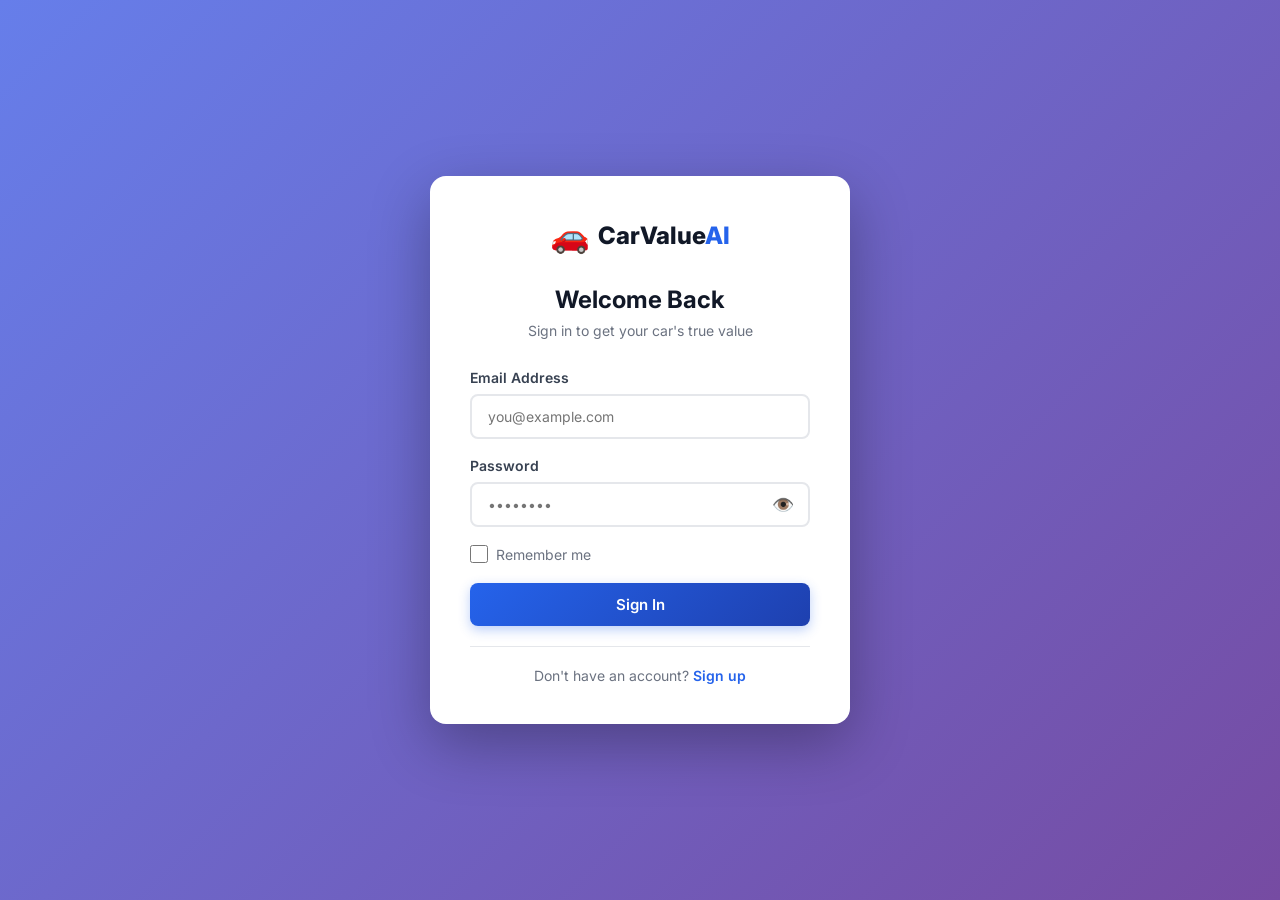
<file: index.html>
<!DOCTYPE html>
<html lang="en">
<head>
    <meta charset="UTF-8">
    <meta name="viewport" content="width=device-width, initial-scale=1.0">
    <title>Car Price Predictor - AI Powered Valuation</title>
    <link href="https://fonts.googleapis.com/css2?family=Inter:wght@300;400;500;600;700;800&display=swap" rel="stylesheet">
    <link href="style.css" rel="stylesheet">
    <script src="https://checkout.razorpay.com/v1/checkout.js"></script>
</head>
<body>
    <!-- Header -->
    <header class="header">
        <div class="container">
            <nav class="nav">
                <div class="logo">
                    <span class="logo-icon">🚗</span>
                    <span class="logo-text">CarValue<span class="logo-highlight">AI</span></span>
                </div>
                <div class="nav-links">
                    <a href="#" class="nav-link active">Home</a>
                    <a href="#" class="nav-link">About</a>
                    <a href="#" class="nav-link">Contact</a>
                    <div id="userMenu" style="display: flex; align-items: center; gap: 1rem; margin-left: 2rem; border-left: 1px solid var(--gray-300); padding-left: 1rem;">
                        <span id="userName" style="color: var(--gray-700); font-weight: 500; font-size: 0.875rem;"></span>
                        <button onclick="logout()" class="nav-link" style="background: none; border: none; cursor: pointer; color: #ef4444; padding: 0;">Logout</button>
                    </div>
                </div>
            </nav>
        </div>
    </header>

    <!-- Hero Section -->
    <section class="hero">
        <div class="container">
            <div class="hero-content">
                <h1 class="hero-title">Get Your Car's True Value</h1>
                <p class="hero-subtitle">AI-powered predictions with 76%+ accuracy. Know your car's worth in seconds.</p>
                <div class="hero-stats">
                    <div class="stat">
                        <div class="stat-number">3.5K+</div>
                        <div class="stat-label">Predictions</div>
                    </div>
                    <div class="stat">
                        <div class="stat-number">92%</div>
                        <div class="stat-label">Accuracy</div>
                    </div>
                    <div class="stat">
                        <div class="stat-number">4.8★</div>
                        <div class="stat-label">Rating</div>
                    </div>
                </div>
            </div>
        </div>
    </section>

    <!-- Main Content -->
    <main class="main">
        <div class="container">
            <!-- Prediction Form -->
            <div class="card" id="predictionCard">
                <div class="card-header">
                    <h2 class="card-title">Enter Car Details</h2>
                    <p class="card-subtitle">Fill in the information below to get instant valuation</p>
                </div>
                
                <form id="predictionForm" class="form">
                    <div class="form-grid">
                        <div class="form-group">
                            <label class="form-label" for="brand">
                                <span class="label-icon">🏢</span>
                                Car Brand
                            </label>
                            <select id="brand" class="form-select" onchange="updateModels()" required>
                                <option value="">Select Brand</option>
                                <option value="Maruti">Maruti Suzuki</option>
                                <option value="Hyundai">Hyundai</option>
                                <option value="Honda">Honda</option>
                                <option value="Tata">Tata</option>
                                <option value="Mahindra">Mahindra</option>
                                <option value="Toyota">Toyota</option>
                                <option value="Ford">Ford</option>
                                <option value="Chevrolet">Chevrolet</option>
                                <option value="Renault">Renault</option>
                                <option value="Datsun">Datsun</option>
                                <option value="Nissan">Nissan</option>
                                <option value="Volkswagen">Volkswagen</option>
                                <option value="Skoda">Skoda</option>
                                <option value="Fiat">Fiat</option>
                                <option value="Audi">Audi</option>
                                <option value="BMW">BMW</option>
                                <option value="Mercedes-Benz">Mercedes-Benz</option>
                                <option value="Jeep">Jeep</option>
                                <option value="Volvo">Volvo</option>
                                <option value="Jaguar">Jaguar</option>
                                <option value="Land">Land Rover</option>
                                <option value="Mitsubishi">Mitsubishi</option>
                                <option value="Ambassador">Ambassador</option>
                                <option value="Isuzu">Isuzu</option>
                                <option value="Force">Force</option>
                                <option value="MG">MG</option>
                                <option value="Kia">Kia</option>
                                <option value="Daewoo">Daewoo</option>
                                <option value="Opel">OpelCorsa</option>
                            </select>
                        </div>

                        <div class="form-group">
                            <label class="form-label" for="model">
                                <span class="label-icon">🚙</span>
                                Car Model
                            </label>
                            <select id="model" class="form-select" required>
                                <option value="">Select Brand First</option>
                            </select>
                        </div>

                        <div class="form-group">
                            <label class="form-label" for="year">
                                <span class="label-icon">📅</span>
                                Manufacturing Year
                            </label>
                            <input type="number" id="year" class="form-input" min="1996" max="2020" value="2015" required>
                        </div>

                        <div class="form-group">
                            <label class="form-label" for="km_driven">
                                <span class="label-icon">🛣️</span>
                                Kilometers Driven
                            </label>
                            <input type="number" id="km_driven" class="form-input" value="45000" placeholder="e.g., 45000" required>
                        </div>

                        <div class="form-group">
                            <label class="form-label" for="fuel">
                                <span class="label-icon">⛽</span>
                                Fuel Type
                            </label>
                            <select id="fuel" class="form-select" required>
                                <option value="">Select Fuel Type</option>
                                <option value="Petrol" selected>Petrol</option>
                                <option value="Diesel">Diesel</option>
                                <option value="CNG">CNG</option>
                                <option value="LPG">LPG</option>
                                <option value="Electric">Electric</option>
                            </select>
                        </div>

                        <div class="form-group">
                            <label class="form-label" for="seller_type">
                                <span class="label-icon">👤</span>
                                Seller Type
                            </label>
                            <select id="seller_type" class="form-select" required>
                                <option value="">Select Seller Type</option>
                                <option value="Individual" selected>Individual</option>
                                <option value="Dealer">Dealer</option>
                                <option value="Trustmark Dealer">Trustmark Dealer</option>
                            </select>
                        </div>

                        <div class="form-group">
                            <label class="form-label" for="transmission">
                                <span class="label-icon">⚙️</span>
                                Transmission
                            </label>
                            <select id="transmission" class="form-select" required>
                                <option value="">Select Transmission</option>
                                <option value="Manual" selected>Manual</option>
                                <option value="Automatic">Automatic</option>
                            </select>
                        </div>

                        <div class="form-group">
                            <label class="form-label" for="owner">
                                <span class="label-icon">🔑</span>
                                Ownership
                            </label>
                            <select id="owner" class="form-select" required>
                                <option value="">Select Owner Type</option>
                                <option value="First Owner" selected>First Owner</option>
                                <option value="Second Owner">Second Owner</option>
                                <option value="Third Owner">Third Owner</option>
                                <option value="Fourth & Above Owner">Fourth & Above Owner</option>
                                <option value="Test Drive Car">Test Drive Car</option>
                            </select>
                        </div>

                        <div class="form-group">
                            <label class="form-label" for="mileage">
                                <span class="label-icon">📊</span>
                                Mileage (kmpl) <small style="opacity: 0.7;">(optional)</small>
                            </label>
                            <input type="number" id="mileage" class="form-input" step="0.1" placeholder="e.g., 19.5">
                        </div>

                        <div class="form-group">
                            <label class="form-label" for="engine">
                                <span class="label-icon">🔧</span>
                                Engine (cc) <small style="opacity: 0.7;">(optional)</small>
                            </label>
                            <input type="number" id="engine" class="form-input" placeholder="e.g., 1200">
                        </div>

                        <div class="form-group">
                            <label class="form-label" for="max_power">
                                <span class="label-icon">⚡</span>
                                Max Power (bhp) <small style="opacity: 0.7;">(optional)</small>
                            </label>
                            <input type="number" id="max_power" class="form-input" step="0.1" placeholder="e.g., 88.5">
                        </div>

                        <div class="form-group">
                            <label class="form-label" for="seats">
                                <span class="label-icon">💺</span>
                                Seating Capacity <small style="opacity: 0.7;">(optional)</small>
                            </label>
                            <select id="seats" class="form-select">
                                <option value="">Select Seats</option>
                                <option value="2">2 Seater</option>
                                <option value="4">4 Seater</option>
                                <option value="5" selected>5 Seater</option>
                                <option value="6">6 Seater</option>
                                <option value="7">7 Seater</option>
                                <option value="8">8 Seater</option>
                                <option value="9">9 Seater</option>
                                <option value="10">10 Seater</option>
                            </select>
                        </div>
                    </div>

                    <div style="background: #fffbeb; border: 1px solid #fbbf24; border-radius: 8px; padding: 12px; margin-bottom: 20px;">
                        <p style="margin: 0; color: #92400e; font-size: 0.875rem;">
                            <strong>💡 Tip:</strong> Fields marked as optional will be estimated automatically if left empty.
                        </p>
                    </div>

                    <button type="button" onclick="predictPrice()" class="btn btn-primary btn-lg">
                        <span class="btn-icon">🎯</span>
                        Get Price Prediction
                    </button>
                </form>
            </div>

            <!-- Results Section -->
            <div class="card" id="resultsCard" style="display: none;">
                <div class="card-header">
                    <h2 class="card-title">Price Prediction</h2>
                </div>
                
                <div class="result-content">
                    <div class="price-display">
                        <div class="price-label">Estimated Market Value</div>
                        <div class="price-value" id="predictedPrice">₹0</div>
                        <div class="price-range">
                            <span>Range: </span>
                            <span id="priceRange">₹0 - ₹0</span>
                        </div>
                    </div>

                    <div class="result-info">
                        <div class="info-badge">
                            <span class="badge-icon">✓</span>
                            <span>76%+ Accuracy</span>
                        </div>
                        <div class="info-badge">
                            <span class="badge-icon">🤖</span>
                            <span>AI Powered</span>
                        </div>
                        <div class="info-badge">
                            <span class="badge-icon">⚡</span>
                            <span>Instant Result</span>
                        </div>
                    </div>

                    <div class="cta-section">
                        <h3 class="cta-title">Want a Professional Inspection?</h3>
                        <p class="cta-text">Get a detailed 100+ point vehicle inspection by certified experts</p>
                        <button onclick="showInspectionForm()" class="btn btn-secondary btn-lg">
                            <span class="btn-icon">📋</span>
                            Book Inspection Visit - ₹500
                        </button>
                    </div>
                </div>
            </div>

            <!-- Inspection Booking Form -->
            <div class="card" id="inspectionCard" style="display: none;">
                <div class="card-header">
                    <h2 class="card-title">Book Inspection Visit</h2>
                    <p class="card-subtitle">Schedule a professional inspection at your doorstep</p>
                </div>

                <form id="inspectionForm" class="form">
                    <div class="form-grid">
                        <div class="form-group">
                            <label class="form-label" for="customer_name">Full Name</label>
                            <input type="text" id="customer_name" class="form-input" placeholder="John Doe" required>
                        </div>

                        <div class="form-group">
                            <label class="form-label" for="customer_email">Email Address</label>
                            <input type="email" id="customer_email" class="form-input" placeholder="john@example.com" required>
                        </div>

                        <div class="form-group">
                            <label class="form-label" for="customer_phone">Phone Number</label>
                            <input type="tel" id="customer_phone" class="form-input" placeholder="+91 98765 43210" required>
                        </div>

                        <div class="form-group">
                            <label class="form-label" for="inspection_date">Preferred Date</label>
                            <input type="date" id="inspection_date" class="form-input" required>
                        </div>

                        <div class="form-group full-width">
                            <label class="form-label" for="address">Complete Address</label>
                            <textarea id="address" class="form-textarea" rows="3" placeholder="Street, City, State, PIN" required></textarea>
                        </div>
                    </div>

                    <div class="payment-summary">
                        <div class="summary-row">
                            <span>Inspection Fee</span>
                            <span>₹500</span>
                        </div>
                        <div class="summary-row summary-total">
                            <span>Total Amount</span>
                            <span>₹500</span>
                        </div>
                    </div>

                    <button type="button" onclick="initiatePayment()" class="btn btn-success btn-lg">
                        <span class="btn-icon">💳</span>
                        Proceed to Payment
                    </button>
                </form>
            </div>
        </div>
    </main>

    <!-- Loading Overlay -->
    <div id="loadingOverlay" class="loading-overlay" style="display: none;">
        <div class="loading-content">
            <div class="spinner"></div>
            <p class="loading-text">Processing your request...</p>
        </div>
    </div>

    <!-- Footer -->
    <footer class="footer">
        <div class="container">
            <div class="footer-content">
                <div class="footer-section">
                    <h3 class="footer-title">CarValueAI</h3>
                    <p class="footer-text">AI-powered car valuation platform trusted by thousands.</p>
                </div>
                <div class="footer-section">
                    <h4 class="footer-heading">Quick Links</h4>
                    <a href="#" class="footer-link">About Us</a>
                    <a href="#" class="footer-link">How It Works</a>
                    <a href="#" class="footer-link">Privacy Policy</a>
                </div>
                <div class="footer-section">
                    <h4 class="footer-heading">Contact</h4>
                    <a href="#" class="footer-link">support@carvalueai.com</a>
                    <a href="#" class="footer-link">+91 98765 43210</a>
                </div>
            </div>
            <div class="footer-bottom">
                <p>&copy; 2024 CarValueAI. All rights reserved.</p>
            </div>
        </div>
    </footer>

    <!-- Car Models Data and Helper Functions -->
    <script>
        const carModels = {
            "Maruti": ["800", "Wagon R", "Alto", "Swift", "Dzire", "Baleno", "Vitara Brezza", "Ertiga", "Ciaz", "Celerio", "Ritz", "Omni", "Eeco", "SX4", "Zen", "Esteem", "A-Star", "Ignis", "S-Cross", "Gypsy", "Grand Vitara", "S-Presso"],
            "Hyundai": ["i10", "i20", "Grand i10", "Verna", "Creta", "Xcent", "EON", "Santro", "Accent", "Elantra", "Venue", "Tucson", "Getz", "Sonata", "Santa Fe"],
            "Honda": ["City", "Amaze", "Brio", "Jazz", "WR-V", "BR-V", "Civic", "Mobilio", "Accord", "CR-V"],
            "Tata": ["Indica", "Indigo", "Nano", "Tiago", "Tigor", "Nexon", "Hexa", "Safari", "Harrier", "Bolt", "Zest", "Manza", "Sumo", "Venture", "Aria", "Xenon", "Altroz", "Winger", "Spacio"],
            "Mahindra": ["Scorpio", "XUV500", "Bolero", "Xylo", "Quanto", "TUV 300", "KUV 100", "Verito", "Thar", "Marazzo", "Renault Logan", "Jeep", "Alturas", "Supro", "NuvoSport", "Ingenio"],
            "Toyota": ["Innova", "Fortuner", "Etios", "Corolla", "Camry", "Yaris", "Glanza", "Urban Cruiser", "Qualis"],
            "Ford": ["EcoSport", "Figo", "Aspire", "Endeavour", "Ikon", "Fiesta", "Fusion", "Classic", "Freestyle"],
            "Chevrolet": ["Beat", "Spark", "Cruze", "Sail", "Tavera", "Enjoy", "Aveo", "Optra", "Captiva"],
            "Renault": ["Kwid", "Duster", "Lodgy", "Scala", "Pulse", "Fluence", "Captur", "Koleos", "Triber"],
            "Datsun": ["RediGO", "GO", "GO Plus"],
            "Nissan": ["Micra", "Sunny", "Terrano", "Evalia", "X-Trail", "Kicks"],
            "Volkswagen": ["Polo", "Vento", "Jetta", "Passat", "Ameo", "Tiguan", "CrossPolo"],
            "Skoda": ["Rapid", "Octavia", "Superb", "Fabia", "Yeti", "Laura", "Kodiaq"],
            "Fiat": ["Punto", "Linea", "Avventura", "Palio", "Grande Punto"],
            "Audi": ["A4", "A6", "A8", "Q3", "Q5", "Q7", "RS7", "A5"],
            "BMW": ["3 Series", "5 Series", "7 Series", "X1", "X3", "X5"],
            "Mercedes-Benz": ["C-Class", "E-Class", "S-Class", "A-Class", "B-Class", "M-Class", "GL-Class", "GLS"],
            "Jeep": ["Compass", "Wrangler"],
            "Volvo": ["V40", "XC60", "XC 90"],
            "Jaguar": ["XF", "XJ", "F-Pace"],
            "Land": ["Rover Range Rover", "Discovery", "Freelander"],
            "Mitsubishi": ["Pajero", "Outlander", "Montero"],
            "Ambassador": ["Grand", "Classic"],
            "Isuzu": ["D-Max V-Cross"],
            "Force": ["One", "Gurkha"],
            "MG": ["Hector"],
            "Kia": ["Seltos"],
            "Daewoo": ["Matiz"],
            "Opel": ["Corsa"]
        };

        function updateModels() {
            const brand = document.getElementById('brand').value;
            const modelSelect = document.getElementById('model');
            
            modelSelect.innerHTML = '<option value="">Select Model</option>';
            
            if (brand && carModels[brand]) {
                carModels[brand].forEach(model => {
                    const option = document.createElement('option');
                    option.value = brand + ' ' + model;
                    option.textContent = model;
                    modelSelect.appendChild(option);
                });
                modelSelect.disabled = false;
            } else {
                modelSelect.innerHTML = '<option value="">Select Brand First</option>';
                modelSelect.disabled = true;
            }
        }
    </script>

    <!-- Scripts -->
    <script src="auth.js"></script>
    <script src="app.js"></script>
</body>
</html>
</file>
<file: style.css>
/* ===========================
   CSS Variables & Reset
   =========================== */
:root {
    --primary-color: #2563eb;
    --primary-dark: #1e40af;
    --primary-light: #3b82f6;
    --secondary-color: #f97316;
    --secondary-dark: #ea580c;
    --success-color: #10b981;
    --success-dark: #059669;
    --danger-color: #ef4444;
    --gray-50: #f9fafb;
    --gray-100: #f3f4f6;
    --gray-200: #e5e7eb;
    --gray-300: #d1d5db;
    --gray-400: #9ca3af;
    --gray-500: #6b7280;
    --gray-600: #4b5563;
    --gray-700: #374151;
    --gray-800: #1f2937;
    --gray-900: #111827;
    --white: #ffffff;
    --shadow-sm: 0 1px 2px 0 rgba(0, 0, 0, 0.05);
    --shadow-md: 0 4px 6px -1px rgba(0, 0, 0, 0.1);
    --shadow-lg: 0 10px 15px -3px rgba(0, 0, 0, 0.1);
    --shadow-xl: 0 20px 25px -5px rgba(0, 0, 0, 0.1);
    --border-radius: 12px;
    --transition: all 0.3s cubic-bezier(0.4, 0, 0.2, 1);
}

* {
    margin: 0;
    padding: 0;
    box-sizing: border-box;
}

body {
    font-family: 'Inter', -apple-system, BlinkMacSystemFont, 'Segoe UI', Roboto, sans-serif;
    line-height: 1.6;
    color: var(--gray-800);
    background: linear-gradient(135deg, #667eea 0%, #764ba2 100%);
    background-attachment: fixed;
    min-height: 100vh;
}

/* ===========================
   Header & Navigation
   =========================== */
.header {
    background: var(--white);
    box-shadow: var(--shadow-sm);
    position: sticky;
    top: 0;
    z-index: 1000;
    backdrop-filter: blur(10px);
    background: rgba(255, 255, 255, 0.95);
}

.container {
    max-width: 1200px;
    margin: 0 auto;
    padding: 0 20px;
}

.nav {
    display: flex;
    justify-content: space-between;
    align-items: center;
    padding: 1rem 0;
}

.logo {
    display: flex;
    align-items: center;
    gap: 8px;
    font-size: 24px;
    font-weight: 800;
    color: var(--gray-900);
}

.logo-icon {
    font-size: 28px;
}

.logo-highlight {
    color: var(--primary-color);
}

.nav-links {
    display: flex;
    gap: 2rem;
    align-items: center;
}

.nav-link {
    text-decoration: none;
    color: var(--gray-600);
    font-weight: 500;
    transition: var(--transition);
    position: relative;
}

.nav-link:hover,
.nav-link.active {
    color: var(--primary-color);
}

.nav-link.active::after {
    content: '';
    position: absolute;
    bottom: -8px;
    left: 0;
    width: 100%;
    height: 2px;
    background: var(--primary-color);
}

/* ===========================
   Hero Section
   =========================== */
.hero {
    padding: 4rem 0;
    text-align: center;
    color: var(--white);
}

.hero-content {
    max-width: 800px;
    margin: 0 auto;
}

.hero-title {
    font-size: 3.5rem;
    font-weight: 800;
    margin-bottom: 1rem;
    line-height: 1.2;
    text-shadow: 0 2px 4px rgba(0, 0, 0, 0.1);
}

.hero-subtitle {
    font-size: 1.25rem;
    margin-bottom: 3rem;
    opacity: 0.95;
    font-weight: 400;
}

.hero-stats {
    display: flex;
    justify-content: center;
    gap: 3rem;
    flex-wrap: wrap;
}

.stat {
    text-align: center;
}

.stat-number {
    font-size: 2.5rem;
    font-weight: 800;
    color: var(--white);
    margin-bottom: 0.5rem;
}

.stat-label {
    font-size: 0.875rem;
    opacity: 0.9;
    text-transform: uppercase;
    letter-spacing: 1px;
}

/* ===========================
   Main Content
   =========================== */
.main {
    padding: 2rem 0 4rem;
}

.card {
    background: var(--white);
    border-radius: var(--border-radius);
    box-shadow: var(--shadow-xl);
    margin-bottom: 2rem;
    overflow: hidden;
    animation: slideUp 0.5s ease-out;
}

@keyframes slideUp {
    from {
        opacity: 0;
        transform: translateY(20px);
    }
    to {
        opacity: 1;
        transform: translateY(0);
    }
}

.card-header {
    padding: 2rem;
    border-bottom: 1px solid var(--gray-200);
}

.card-title {
    font-size: 1.875rem;
    font-weight: 700;
    color: var(--gray-900);
    margin-bottom: 0.5rem;
}

.card-subtitle {
    color: var(--gray-600);
    font-size: 1rem;
}

/* ===========================
   Forms
   =========================== */
.form {
    padding: 2rem;
}

.form-grid {
    display: grid;
    grid-template-columns: repeat(auto-fit, minmax(280px, 1fr));
    gap: 1.5rem;
    margin-bottom: 2rem;
}

.form-group {
    display: flex;
    flex-direction: column;
}

.form-group.full-width {
    grid-column: 1 / -1;
}

.form-label {
    display: flex;
    align-items: center;
    gap: 0.5rem;
    font-weight: 600;
    color: var(--gray-700);
    margin-bottom: 0.5rem;
    font-size: 0.875rem;
}

.label-icon {
    font-size: 1rem;
}

.form-input,
.form-select,
.form-textarea {
    width: 100%;
    padding: 0.75rem 1rem;
    border: 2px solid var(--gray-300);
    border-radius: 8px;
    font-size: 1rem;
    font-family: inherit;
    transition: var(--transition);
    background: var(--white);
}

.form-input:focus,
.form-select:focus,
.form-textarea:focus {
    outline: none;
    border-color: var(--primary-color);
    box-shadow: 0 0 0 3px rgba(37, 99, 235, 0.1);
}

.form-select {
    cursor: pointer;
    appearance: none;
    background-image: url("data:image/svg+xml,%3Csvg xmlns='http://www.w3.org/2000/svg' width='12' height='12' viewBox='0 0 12 12'%3E%3Cpath fill='%236b7280' d='M6 9L1 4h10z'/%3E%3C/svg%3E");
    background-repeat: no-repeat;
    background-position: right 1rem center;
    padding-right: 3rem;
}

.form-textarea {
    resize: vertical;
    min-height: 100px;
}

/* ===========================
   Buttons
   =========================== */
.btn {
    display: inline-flex;
    align-items: center;
    justify-content: center;
    gap: 0.5rem;
    padding: 0.75rem 1.5rem;
    border: none;
    border-radius: 8px;
    font-size: 1rem;
    font-weight: 600;
    cursor: pointer;
    transition: var(--transition);
    text-decoration: none;
    font-family: inherit;
}

.btn-lg {
    padding: 1rem 2rem;
    font-size: 1.125rem;
    width: 100%;
}

.btn-icon {
    font-size: 1.25rem;
}

.btn-primary {
    background: linear-gradient(135deg, var(--primary-color) 0%, var(--primary-dark) 100%);
    color: var(--white);
    box-shadow: var(--shadow-md);
}

.btn-primary:hover {
    transform: translateY(-2px);
    box-shadow: var(--shadow-lg);
}

.btn-primary:active {
    transform: translateY(0);
}

.btn-secondary {
    background: linear-gradient(135deg, var(--secondary-color) 0%, var(--secondary-dark) 100%);
    color: var(--white);
    box-shadow: var(--shadow-md);
}

.btn-secondary:hover {
    transform: translateY(-2px);
    box-shadow: var(--shadow-lg);
}

.btn-success {
    background: linear-gradient(135deg, var(--success-color) 0%, var(--success-dark) 100%);
    color: var(--white);
    box-shadow: var(--shadow-md);
}

.btn-success:hover {
    transform: translateY(-2px);
    box-shadow: var(--shadow-lg);
}

/* ===========================
   Results Section
   =========================== */
.result-content {
    padding: 2rem;
}

.price-display {
    background: linear-gradient(135deg, #10b981 0%, #059669 100%);
    color: var(--white);
    padding: 3rem;
    border-radius: var(--border-radius);
    text-align: center;
    margin-bottom: 2rem;
    box-shadow: var(--shadow-lg);
}

.price-label {
    font-size: 1rem;
    opacity: 0.9;
    margin-bottom: 1rem;
    text-transform: uppercase;
    letter-spacing: 1px;
}

.price-value {
    font-size: 3.5rem;
    font-weight: 800;
    margin-bottom: 1rem;
    text-shadow: 0 2px 4px rgba(0, 0, 0, 0.1);
}

.price-range {
    font-size: 1rem;
    opacity: 0.9;
}

.result-info {
    display: flex;
    justify-content: center;
    gap: 1rem;
    flex-wrap: wrap;
    margin-bottom: 2rem;
}

.info-badge {
    display: flex;
    align-items: center;
    gap: 0.5rem;
    padding: 0.75rem 1.25rem;
    background: var(--gray-100);
    border-radius: 50px;
    font-weight: 600;
    color: var(--gray-700);
}

.badge-icon {
    font-size: 1.25rem;
}

.cta-section {
    background: var(--gray-50);
    padding: 2rem;
    border-radius: var(--border-radius);
    text-align: center;
}

.cta-title {
    font-size: 1.5rem;
    font-weight: 700;
    color: var(--gray-900);
    margin-bottom: 0.5rem;
}

.cta-text {
    color: var(--gray-600);
    margin-bottom: 1.5rem;
}

/* ===========================
   Payment Summary
   =========================== */
.payment-summary {
    background: var(--gray-50);
    padding: 1.5rem;
    border-radius: var(--border-radius);
    margin-bottom: 2rem;
}

.summary-row {
    display: flex;
    justify-content: space-between;
    padding: 0.75rem 0;
    color: var(--gray-700);
}

.summary-total {
    border-top: 2px solid var(--gray-300);
    margin-top: 0.5rem;
    padding-top: 1rem;
    font-weight: 700;
    font-size: 1.25rem;
    color: var(--gray-900);
}

/* ===========================
   Loading Overlay
   =========================== */
.loading-overlay {
    position: fixed;
    inset: 0;
    background: rgba(0, 0, 0, 0.7);
    backdrop-filter: blur(4px);
    display: flex;
    align-items: center;
    justify-content: center;
    z-index: 9999;
}

.loading-content {
    background: var(--white);
    padding: 3rem;
    border-radius: var(--border-radius);
    text-align: center;
    box-shadow: var(--shadow-xl);
}

.spinner {
    width: 60px;
    height: 60px;
    border: 4px solid var(--gray-200);
    border-top-color: var(--primary-color);
    border-radius: 50%;
    animation: spin 1s linear infinite;
    margin: 0 auto 1.5rem;
}

@keyframes spin {
    to {
        transform: rotate(360deg);
    }
}

.loading-text {
    font-weight: 600;
    color: var(--gray-700);
    font-size: 1.125rem;
}

/* ===========================
   Footer
   =========================== */
.footer {
    background: var(--gray-900);
    color: var(--white);
    padding: 3rem 0 1rem;
    margin-top: 4rem;
}

.footer-content {
    display: grid;
    grid-template-columns: repeat(auto-fit, minmax(250px, 1fr));
    gap: 2rem;
    margin-bottom: 2rem;
}

.footer-section {
    display: flex;
    flex-direction: column;
    gap: 1rem;
}

.footer-title {
    font-size: 1.5rem;
    font-weight: 800;
    margin-bottom: 0.5rem;
}

.footer-heading {
    font-size: 1.125rem;
    font-weight: 700;
    margin-bottom: 0.5rem;
}

.footer-text {
    color: var(--gray-400);
    line-height: 1.6;
}

.footer-link {
    color: var(--gray-400);
    text-decoration: none;
    transition: var(--transition);
}

.footer-link:hover {
    color: var(--white);
}

.footer-bottom {
    border-top: 1px solid var(--gray-800);
    padding-top: 2rem;
    text-align: center;
    color: var(--gray-400);
}

/* ===========================
   Responsive Design
   =========================== */
@media (max-width: 768px) {
    .hero-title {
        font-size: 2.5rem;
    }

    .hero-subtitle {
        font-size: 1rem;
    }

    .stat-number {
        font-size: 2rem;
    }

    .hero-stats {
        gap: 2rem;
    }

    .nav-links {
        display: none;
    }

    .form-grid {
        grid-template-columns: 1fr;
    }

    .price-value {
        font-size: 2.5rem;
    }

    .card-header,
    .form,
    .result-content {
        padding: 1.5rem;
    }

    .price-display {
        padding: 2rem;
    }
}

@media (max-width: 480px) {
    .hero-title {
        font-size: 2rem;
    }

    .hero {
        padding: 3rem 0;
    }

    .stat-number {
        font-size: 1.5rem;
    }

    .price-value {
        font-size: 2rem;
    }
}

/* ===========================
   Animations
   =========================== */
@keyframes fadeIn {
    from {
        opacity: 0;
    }
    to {
        opacity: 1;
    }
}

@keyframes slideInFromRight {
    from {
        opacity: 0;
        transform: translateX(20px);
    }
    to {
        opacity: 1;
        transform: translateX(0);
    }
}

.fade-in {
    animation: fadeIn 0.5s ease-out;
}

.slide-in {
    animation: slideInFromRight 0.5s ease-out;
}

/* ===========================
   Utility Classes
   =========================== */
.text-center {
    text-align: center;
}

.mt-1 { margin-top: 0.5rem; }
.mt-2 { margin-top: 1rem; }
.mt-3 { margin-top: 1.5rem; }
.mt-4 { margin-top: 2rem; }

.mb-1 { margin-bottom: 0.5rem; }
.mb-2 { margin-bottom: 1rem; }
.mb-3 { margin-bottom: 1.5rem; }
.mb-4 { margin-bottom: 2rem; }

.hidden {
    display: none !important;
}
</file>
